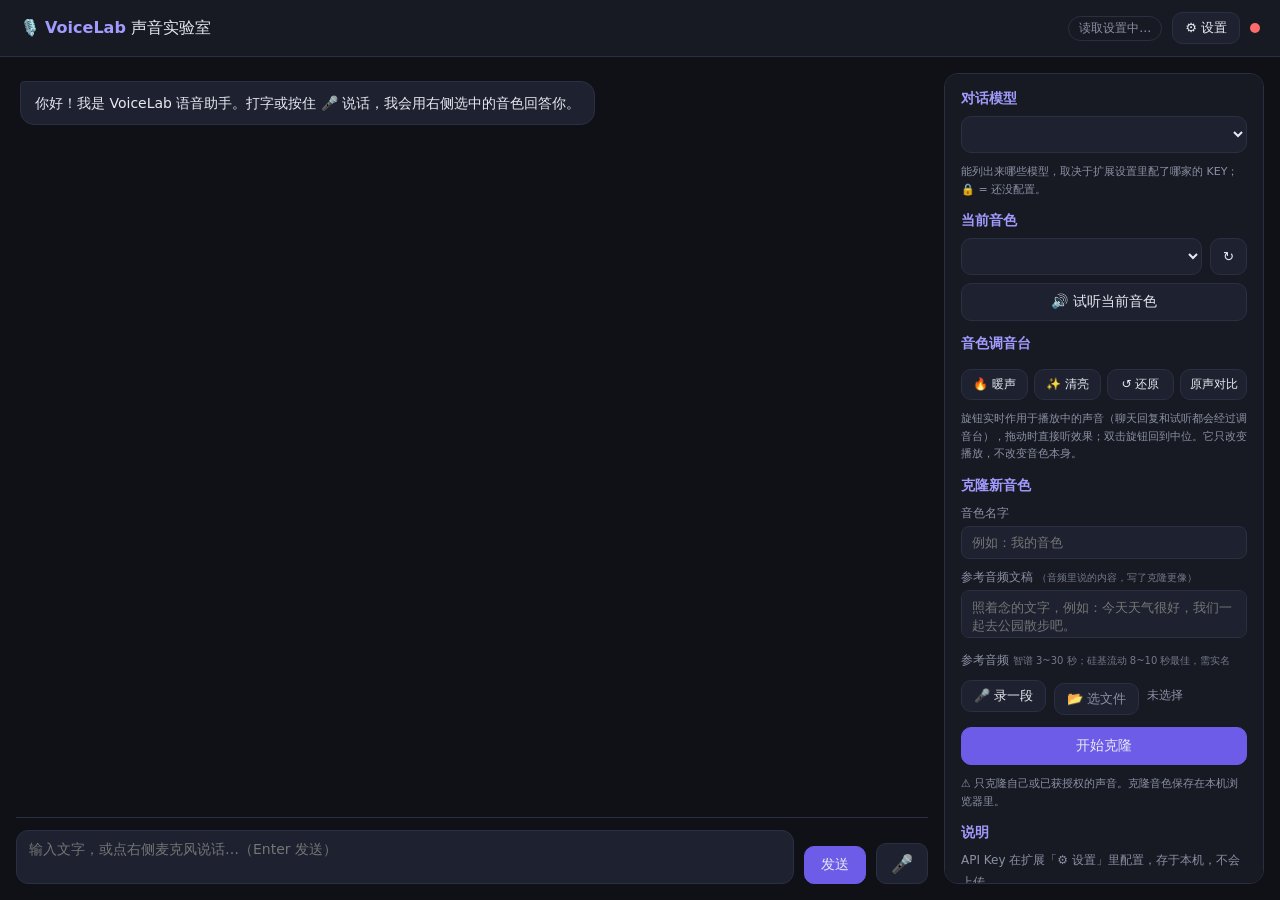
<file: extension/main.html>
<!DOCTYPE html>
<html lang="zh-CN">
<head>
  <meta charset="UTF-8" />
  <meta name="viewport" content="width=device-width, initial-scale=1.0" />
  <title>VoiceLab · 声音实验室</title>
  <link rel="stylesheet" href="main.css" />
</head>
<body>
  <header>
    <div class="logo">🎙️ <b>VoiceLab</b> 声音实验室</div>
    <div class="header-right">
      <span id="provider-badge" class="badge">读取设置中…</span>
      <button id="open-options" class="btn small" title="配置 API Key">⚙️ 设置</button>
      <span id="key-status" class="dot" title="Key 状态"></span>
    </div>
  </header>

  <main>
    <!-- 左：聊天区 -->
    <section class="chat-panel">
      <div id="messages" class="messages">
        <div class="msg assistant">
          <div class="bubble">你好！我是 VoiceLab 语音助手。打字或按住 🎤 说话，我会用右侧选中的音色回答你。</div>
        </div>
      </div>
      <div class="composer">
        <textarea id="input" rows="2" placeholder="输入文字，或点右侧麦克风说话…（Enter 发送）"></textarea>
        <button id="send-btn" class="btn primary" title="发送">发送</button>
        <button id="mic-btn" class="btn mic" title="录音说话">🎤</button>
      </div>
      <div id="rec-hint" class="rec-hint hidden">
        <span class="rec-dot"></span>录音中 <b id="rec-time">0s</b>（最长 28 秒，自动停止）
      </div>
    </section>

    <!-- 右：模型 / 音色 / 调音台 -->
    <aside class="side-panel">
      <h2>对话模型</h2>
      <select id="llm-select"></select>
      <p class="tip">能列出来哪些模型，取决于扩展设置里配了哪家的 KEY；🔒 = 还没配置。</p>

      <h2>当前音色</h2>
      <div class="voice-row">
        <select id="voice-select"></select>
        <button id="refresh-voices" class="btn small" title="重新拉取音色列表">↻</button>
      </div>
      <button id="try-voice" class="btn block">🔊 试听当前音色</button>

      <h2>音色调音台</h2>
      <div class="knob-grid" id="knob-grid"></div>
      <div class="preset-row">
        <button class="btn small preset" data-preset="warm">🔥 暖声</button>
        <button class="btn small preset" data-preset="bright">✨ 清亮</button>
        <button class="btn small preset" data-preset="flat">↺ 还原</button>
        <button id="fx-bypass" class="btn small" title="播放时跳过调音台，对比原始声音">原声对比</button>
      </div>
      <p class="tip">旋钮实时作用于播放中的声音（聊天回复和试听都会经过调音台），拖动时直接听效果；双击旋钮回到中位。它只改变播放，不改变音色本身。</p>

      <h2>克隆新音色</h2>
      <div id="clone-box" class="clone-box">
        <label>音色名字</label>
        <input id="clone-name" type="text" placeholder="例如：我的音色" />
        <label>参考音频文稿 <small>（音频里说的内容，写了克隆更像）</small></label>
        <textarea id="clone-text" rows="2" placeholder="照着念的文字，例如：今天天气很好，我们一起去公园散步吧。"></textarea>
        <label>参考音频 <small id="clone-tip">智谱 3~30 秒；硅基流动 8~10 秒最佳，需实名</small></label>
        <div class="clone-source">
          <button id="rec-ref-btn" class="btn small">🎤 录一段</button>
          <label class="btn small file-btn">📂 选文件<input id="clone-file" type="file" accept=".wav,.mp3,audio/wav,audio/mpeg" hidden /></label>
          <span id="ref-state" class="ref-state">未选择</span>
        </div>
        <button id="clone-submit" class="btn primary block">开始克隆</button>
        <p class="tip">⚠️ 只克隆自己或已获授权的声音。克隆音色保存在本机浏览器里。</p>
      </div>

      <h2>说明</h2>
      <ul class="tips">
        <li>API Key 在扩展「⚙️ 设置」里配置，存于本机，不会上传。</li>
        <li>首次录音浏览器会请求麦克风权限，允许即可。</li>
        <li>录音最长 28 秒（识别接口的上限是 30 秒）。</li>
      </ul>
    </aside>
  </main>

  <div id="toast" class="toast hidden"></div>
  <script type="module" src="main.js"></script>
</body>
</html>
</file>
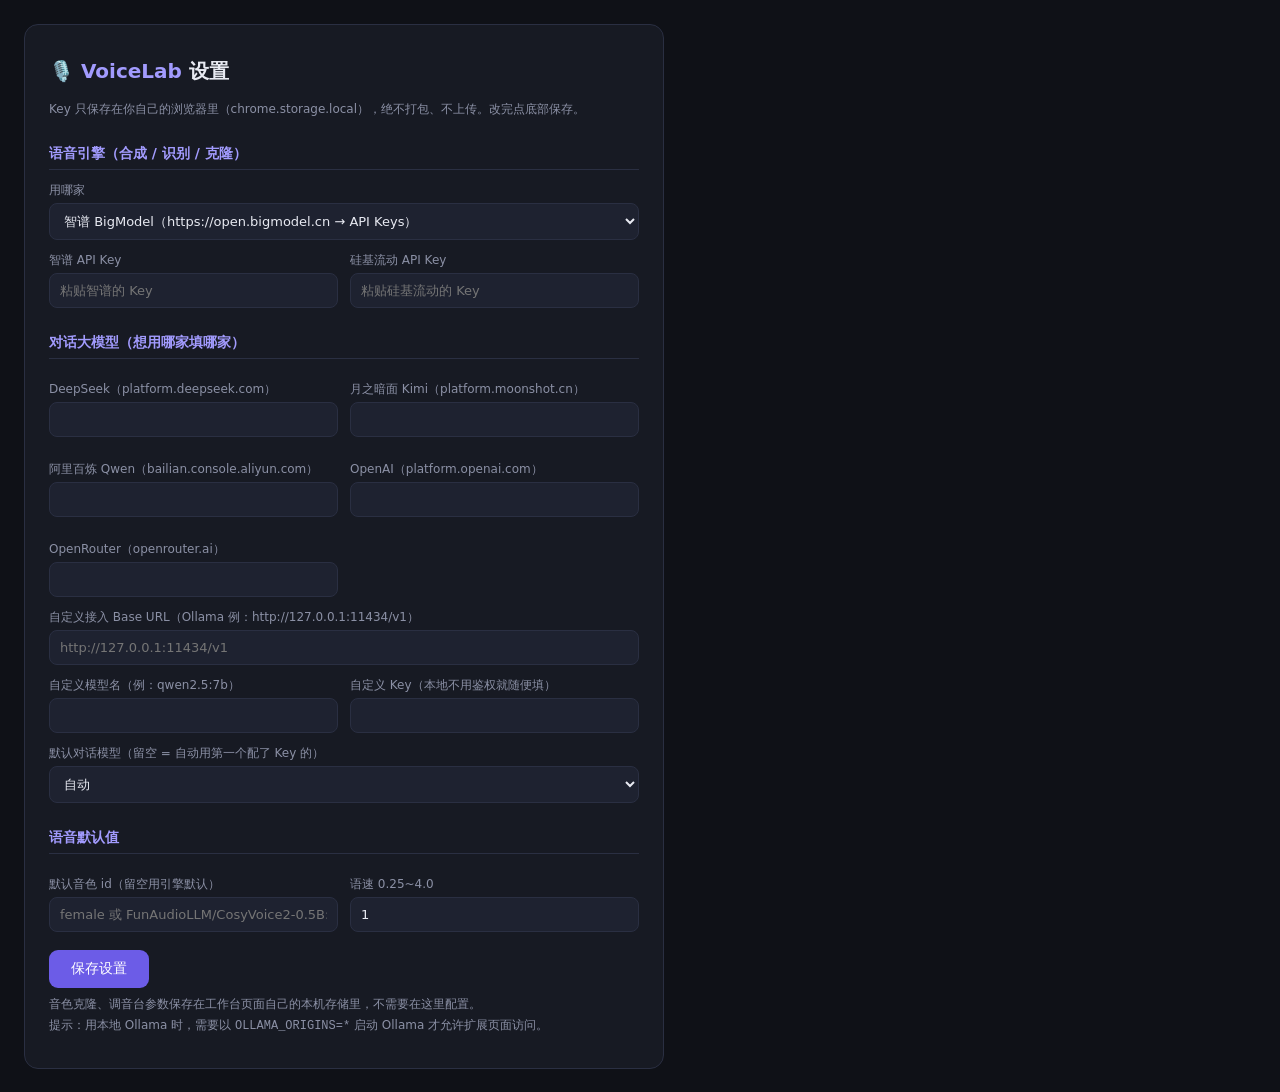
<file: extension/options.html>
<!DOCTYPE html>
<html lang="zh-CN">
<head>
  <meta charset="UTF-8" />
  <title>VoiceLab 设置</title>
  <style>
    :root { --bg:#0f1117; --panel:#171a23; --panel2:#1e2230; --line:#2a2f42; --text:#e8eaf2; --muted:#8b90a5; --accent:#6c5ce7; --accent2:#a29bfe; }
    * { box-sizing: border-box; }
    body { background: var(--bg); color: var(--text); font-family: "Microsoft YaHei", system-ui, sans-serif; margin: 0; padding: 24px; }
    h1 { font-size: 20px; } h1 b { color: var(--accent2); }
    h2 { font-size: 14px; color: var(--accent2); margin: 26px 0 10px; border-bottom: 1px solid var(--line); padding-bottom: 6px; }
    .card { max-width: 640px; background: var(--panel); border: 1px solid var(--line); border-radius: 14px; padding: 20px 24px; }
    label { display: block; font-size: 12px; color: var(--muted); margin: 12px 0 4px; }
    input, select {
      width: 100%; background: var(--panel2); border: 1px solid var(--line); border-radius: 8px;
      color: var(--text); padding: 9px 10px; font-size: 13px; font-family: inherit;
    }
    input:focus, select:focus { outline: none; border-color: var(--accent); }
    .row { display: grid; grid-template-columns: 1fr 1fr; gap: 12px; }
    button {
      margin-top: 18px; padding: 10px 22px; border: 0; border-radius: 9px; cursor: pointer;
      background: var(--accent); color: #fff; font-size: 14px;
    }
    button:hover { filter: brightness(1.15); }
    .tip { font-size: 12px; color: var(--muted); line-height: 1.7; margin-top: 6px; }
    #saved { color: #2ecc71; font-size: 13px; margin-left: 12px; opacity: 0; transition: opacity .3s; }
    #saved.show { opacity: 1; }
    a { color: var(--accent2); }
  </style>
</head>
<body>
  <div class="card">
    <h1>🎙️ <b>VoiceLab</b> 设置 <span id="saved">已保存 ✓</span></h1>
    <p class="tip">Key 只保存在你自己的浏览器里（chrome.storage.local），绝不打包、不上传。改完点底部保存。</p>

    <h2>语音引擎（合成 / 识别 / 克隆）</h2>
    <label>用哪家</label>
    <select id="engine">
      <option value="zhipu">智谱 BigModel（https://open.bigmodel.cn → API Keys）</option>
      <option value="siliconflow">硅基流动（https://cloud.siliconflow.cn/account/ak，克隆需实名）</option>
    </select>
    <div class="row">
      <div>
        <label>智谱 API Key</label>
        <input id="zhipuKey" type="password" placeholder="粘贴智谱的 Key" />
      </div>
      <div>
        <label>硅基流动 API Key</label>
        <input id="sfKey" type="password" placeholder="粘贴硅基流动的 Key" />
      </div>
    </div>

    <h2>对话大模型（想用哪家填哪家）</h2>
    <div class="row">
      <div><label>DeepSeek（platform.deepseek.com）</label><input id="deepseekKey" type="password" /></div>
      <div><label>月之暗面 Kimi（platform.moonshot.cn）</label><input id="moonshotKey" type="password" /></div>
      <div><label>阿里百炼 Qwen（bailian.console.aliyun.com）</label><input id="dashscopeKey" type="password" /></div>
      <div><label>OpenAI（platform.openai.com）</label><input id="openaiKey" type="password" /></div>
      <div><label>OpenRouter（openrouter.ai）</label><input id="openrouterKey" type="password" /></div>
    </div>
    <label>自定义接入 Base URL（Ollama 例：http://127.0.0.1:11434/v1）</label>
    <input id="customLlmBase" type="text" placeholder="http://127.0.0.1:11434/v1" />
    <div class="row">
      <div><label>自定义模型名（例：qwen2.5:7b）</label><input id="customLlmModel" type="text" /></div>
      <div><label>自定义 Key（本地不用鉴权就随便填）</label><input id="customLlmKey" type="password" /></div>
    </div>
    <label>默认对话模型（留空 = 自动用第一个配了 Key 的）</label>
    <select id="defaultLlm"><option value="">自动</option></select>

    <h2>语音默认值</h2>
    <div class="row">
      <div><label>默认音色 id（留空用引擎默认）</label><input id="ttsVoice" type="text" placeholder="female 或 FunAudioLLM/CosyVoice2-0.5B:alex" /></div>
      <div><label>语速 0.25~4.0</label><input id="ttsSpeed" type="number" step="0.05" min="0.25" max="4" value="1" /></div>
    </div>

    <button id="save">保存设置</button>
    <p class="tip">音色克隆、调音台参数保存在工作台页面自己的本机存储里，不需要在这里配置。<br>
    提示：用本地 Ollama 时，需要以 <code>OLLAMA_ORIGINS=*</code> 启动 Ollama 才允许扩展页面访问。</p>
  </div>
  <script src="options.js"></script>
</body>
</html>
</file>
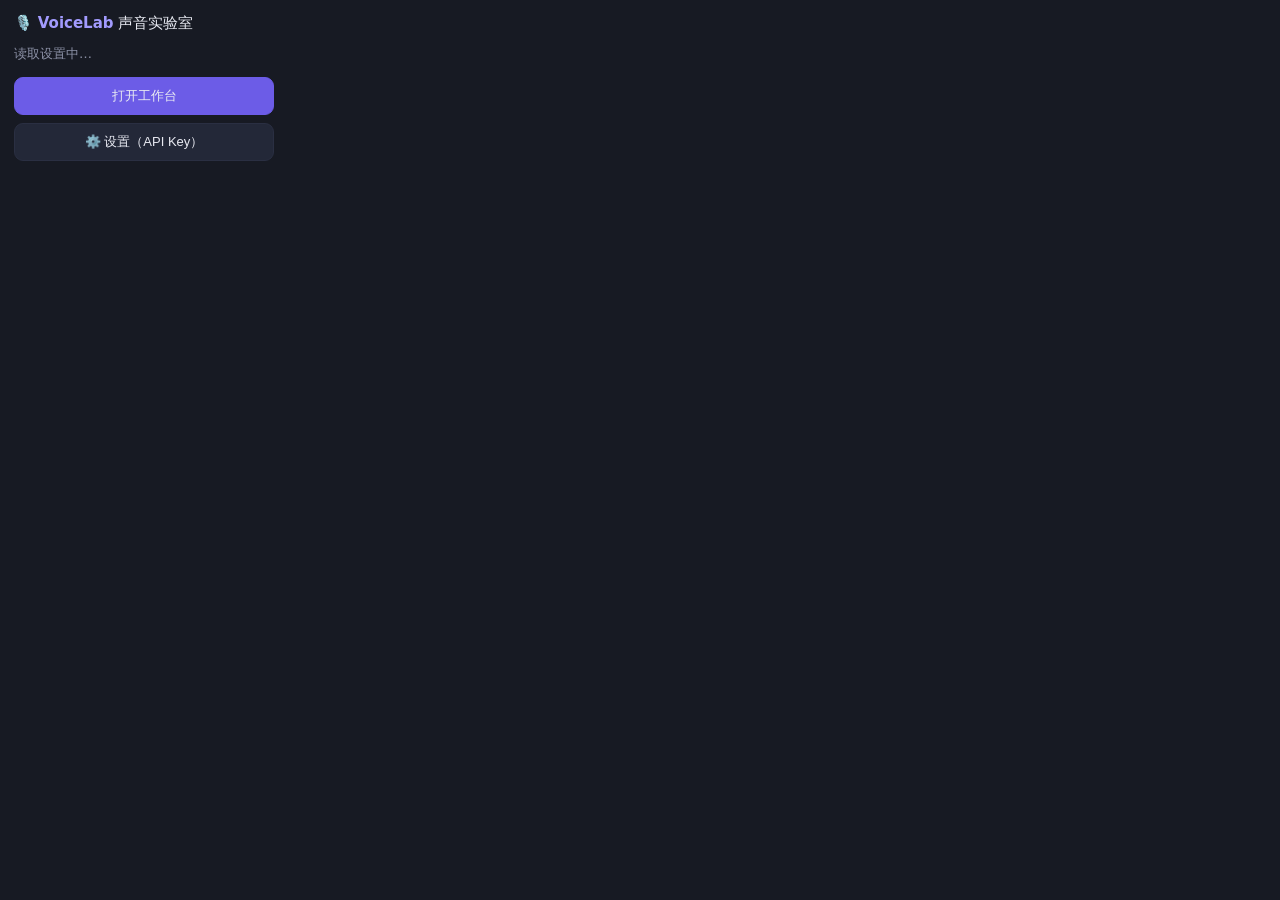
<file: extension/popup.html>
<!DOCTYPE html>
<html lang="zh-CN">
<head>
  <meta charset="UTF-8" />
  <style>
    body {
      width: 260px; margin: 0; padding: 14px;
      background: #171a23; color: #e8eaf2;
      font-family: "Microsoft YaHei", system-ui, sans-serif; font-size: 13px;
    }
    .logo { font-size: 15px; margin-bottom: 10px; }
    .logo b { color: #a29bfe; }
    .status { color: #8b90a5; line-height: 1.7; margin-bottom: 12px; }
    .dot { display: inline-block; width: 9px; height: 9px; border-radius: 50%; background: #ff6b6b; margin-right: 6px; }
    .dot.ok { background: #2ecc71; }
    button {
      display: block; width: 100%; margin-top: 8px; padding: 9px 0;
      border: 1px solid #2a2f42; border-radius: 9px; cursor: pointer;
      background: #232838; color: #e8eaf2; font-size: 13px;
    }
    button.primary { background: #6c5ce7; border-color: #6c5ce7; }
    button:hover { filter: brightness(1.2); }
  </style>
</head>
<body>
  <div class="logo">🎙️ <b>VoiceLab</b> 声音实验室</div>
  <div class="status" id="status">读取设置中…</div>
  <button id="open-main" class="primary">打开工作台</button>
  <button id="open-options">⚙️ 设置（API Key）</button>
  <script src="popup.js"></script>
</body>
</html>
</file>
<file: extension/main.css>
:root {
  --bg: #0f1117;
  --panel: #171a23;
  --panel-2: #1e2230;
  --line: #2a2f42;
  --text: #e8eaf2;
  --muted: #8b90a5;
  --accent: #6c5ce7;
  --accent-2: #a29bfe;
  --ok: #2ecc71;
  --err: #ff6b6b;
}

* { box-sizing: border-box; margin: 0; padding: 0; }

body {
  background: var(--bg);
  color: var(--text);
  font-family: "Microsoft YaHei", "PingFang SC", system-ui, sans-serif;
  height: 100vh;
  display: flex;
  flex-direction: column;
  overflow: hidden;
}

header {
  display: flex;
  align-items: center;
  justify-content: space-between;
  padding: 12px 20px;
  border-bottom: 1px solid var(--line);
  background: var(--panel);
}
.logo { font-size: 16px; }
.logo b { color: var(--accent-2); }
.header-right { display: flex; align-items: center; gap: 10px; }
.badge {
  font-size: 12px;
  color: var(--muted);
  border: 1px solid var(--line);
  border-radius: 999px;
  padding: 3px 10px;
}
.dot { width: 10px; height: 10px; border-radius: 50%; background: var(--err); }
.dot.ok { background: var(--ok); }

main {
  flex: 1;
  display: grid;
  grid-template-columns: 1fr 320px;
  gap: 16px;
  padding: 16px;
  min-height: 0;
}

/* ---------- 聊天 ---------- */
.chat-panel { display: flex; flex-direction: column; min-height: 0; }
.messages {
  flex: 1;
  overflow-y: auto;
  padding: 8px 4px 16px;
  display: flex;
  flex-direction: column;
  gap: 12px;
}
.msg { display: flex; }
.msg.assistant { flex-direction: column; align-items: flex-start; }
.msg.user { justify-content: flex-end; }
.msg .bubble {
  max-width: 72%;
  padding: 10px 14px;
  border-radius: 14px;
  line-height: 1.6;
  font-size: 14px;
  white-space: pre-wrap;
  word-break: break-word;
}
.msg.assistant .bubble { background: var(--panel-2); border: 1px solid var(--line); border-top-left-radius: 4px; }
.msg.user .bubble { background: var(--accent); border-top-right-radius: 4px; }
.msg.pending .bubble { color: var(--muted); }
.model-tag { font-size: 11px; color: var(--muted); margin-top: 4px; padding-left: 6px; }

.composer {
  display: flex;
  gap: 10px;
  align-items: flex-end;
  padding-top: 12px;
  border-top: 1px solid var(--line);
}
#input {
  flex: 1;
  resize: none;
  background: var(--panel-2);
  border: 1px solid var(--line);
  border-radius: 12px;
  color: var(--text);
  padding: 10px 12px;
  font-size: 14px;
  font-family: inherit;
}
#input:focus { outline: none; border-color: var(--accent); }

.btn {
  cursor: pointer;
  border: 1px solid var(--line);
  background: var(--panel-2);
  color: var(--text);
  border-radius: 10px;
  padding: 9px 16px;
  font-size: 14px;
  font-family: inherit;
  transition: filter .15s, transform .05s;
}
.btn:hover { filter: brightness(1.2); }
.btn:active { transform: scale(.97); }
.btn:disabled { opacity: .45; cursor: not-allowed; }
.btn.primary { background: var(--accent); border-color: var(--accent); }
.btn.block { display: block; width: 100%; margin-top: 8px; }
.btn.small { padding: 6px 12px; font-size: 13px; }
.btn.mic { font-size: 18px; padding: 9px 14px; }
.btn.mic.recording {
  background: var(--err);
  border-color: var(--err);
  animation: pulse 1s infinite;
}
@keyframes pulse {
  0%, 100% { box-shadow: 0 0 0 0 rgba(255, 107, 107, .5); }
  50% { box-shadow: 0 0 0 8px rgba(255, 107, 107, 0); }
}

.rec-hint {
  margin-top: 8px;
  font-size: 13px;
  color: var(--muted);
  display: flex;
  align-items: center;
  gap: 8px;
}
.rec-dot { width: 9px; height: 9px; border-radius: 50%; background: var(--err); animation: pulse 1s infinite; }

/* ---------- 侧栏 ---------- */
.side-panel {
  background: var(--panel);
  border: 1px solid var(--line);
  border-radius: 14px;
  padding: 16px;
  overflow-y: auto;
}
.side-panel h2 { font-size: 14px; color: var(--accent-2); margin: 14px 0 8px; }
.side-panel h2:first-child { margin-top: 0; }

.voice-row { display: flex; gap: 8px; }
#voice-select, #llm-select {
  flex: 1;
  width: 100%;
  background: var(--panel-2);
  border: 1px solid var(--line);
  border-radius: 10px;
  color: var(--text);
  padding: 9px 10px;
  font-size: 13px;
}

.clone-box label { display: block; font-size: 12px; color: var(--muted); margin: 10px 0 4px; }
.clone-box label small { color: var(--muted); opacity: .8; }
.clone-box input, .clone-box textarea {
  width: 100%;
  background: var(--panel-2);
  border: 1px solid var(--line);
  border-radius: 8px;
  color: var(--text);
  padding: 8px 10px;
  font-size: 13px;
  font-family: inherit;
  resize: none;
}
.clone-box input:focus, .clone-box textarea:focus { outline: none; border-color: var(--accent); }
.clone-source { display: flex; align-items: center; gap: 8px; margin-top: 4px; }
.file-btn { position: relative; overflow: hidden; display: inline-flex; align-items: center; }
.ref-state { font-size: 12px; color: var(--muted); }
.ref-state.ready { color: var(--ok); }

.tip { font-size: 11px; color: var(--muted); margin-top: 10px; line-height: 1.6; }
.tips { list-style: none; font-size: 12px; color: var(--muted); line-height: 1.8; }
.tips code { background: var(--panel-2); padding: 1px 5px; border-radius: 4px; }

/* ---------- 音色调音台 ---------- */
.knob-grid {
  display: grid;
  grid-template-columns: repeat(4, 1fr);
  gap: 8px;
  margin-top: 6px;
}
.knob-wrap { display: flex; flex-direction: column; align-items: center; gap: 2px; }
.knob {
  position: relative;
  width: 52px;
  height: 52px;
  border-radius: 50%;
  background: radial-gradient(circle at 50% 35%, #3a4059, #232838 70%);
  border: 1px solid var(--line);
  box-shadow: inset 0 2px 6px rgba(0, 0, 0, .5), 0 2px 6px rgba(0, 0, 0, .35);
  cursor: ns-resize;
  touch-action: none;
}
.knob:focus-visible { outline: 2px solid var(--accent); }
.knob-ind {
  position: absolute;
  left: calc(50% - 1.5px);
  top: 5px;
  width: 3px;
  height: 16px;
  background: var(--accent-2);
  border-radius: 2px;
  transform-origin: 1.5px 21px;
  transform: rotate(var(--angle, 0deg));
}
.knob-label { font-size: 11px; color: var(--text); }
.knob-val { font-size: 10px; color: var(--muted); }
.preset-row { display: flex; gap: 6px; margin-top: 8px; }
.preset-row .btn { flex: 1; padding: 6px 4px; font-size: 12px; }
#fx-bypass.active { border-color: var(--accent); color: var(--accent-2); }

/* ---------- Toast ---------- */
.toast {
  position: fixed;
  bottom: 24px;
  left: 50%;
  transform: translateX(-50%);
  background: var(--panel-2);
  border: 1px solid var(--line);
  color: var(--text);
  padding: 10px 18px;
  border-radius: 10px;
  font-size: 13px;
  max-width: 80vw;
  z-index: 99;
}
.toast.err { border-color: var(--err); color: var(--err); }
.hidden { display: none !important; }

@media (max-width: 900px) {
  main { grid-template-columns: 1fr; }
  .side-panel { display: none; }
}
</file>
